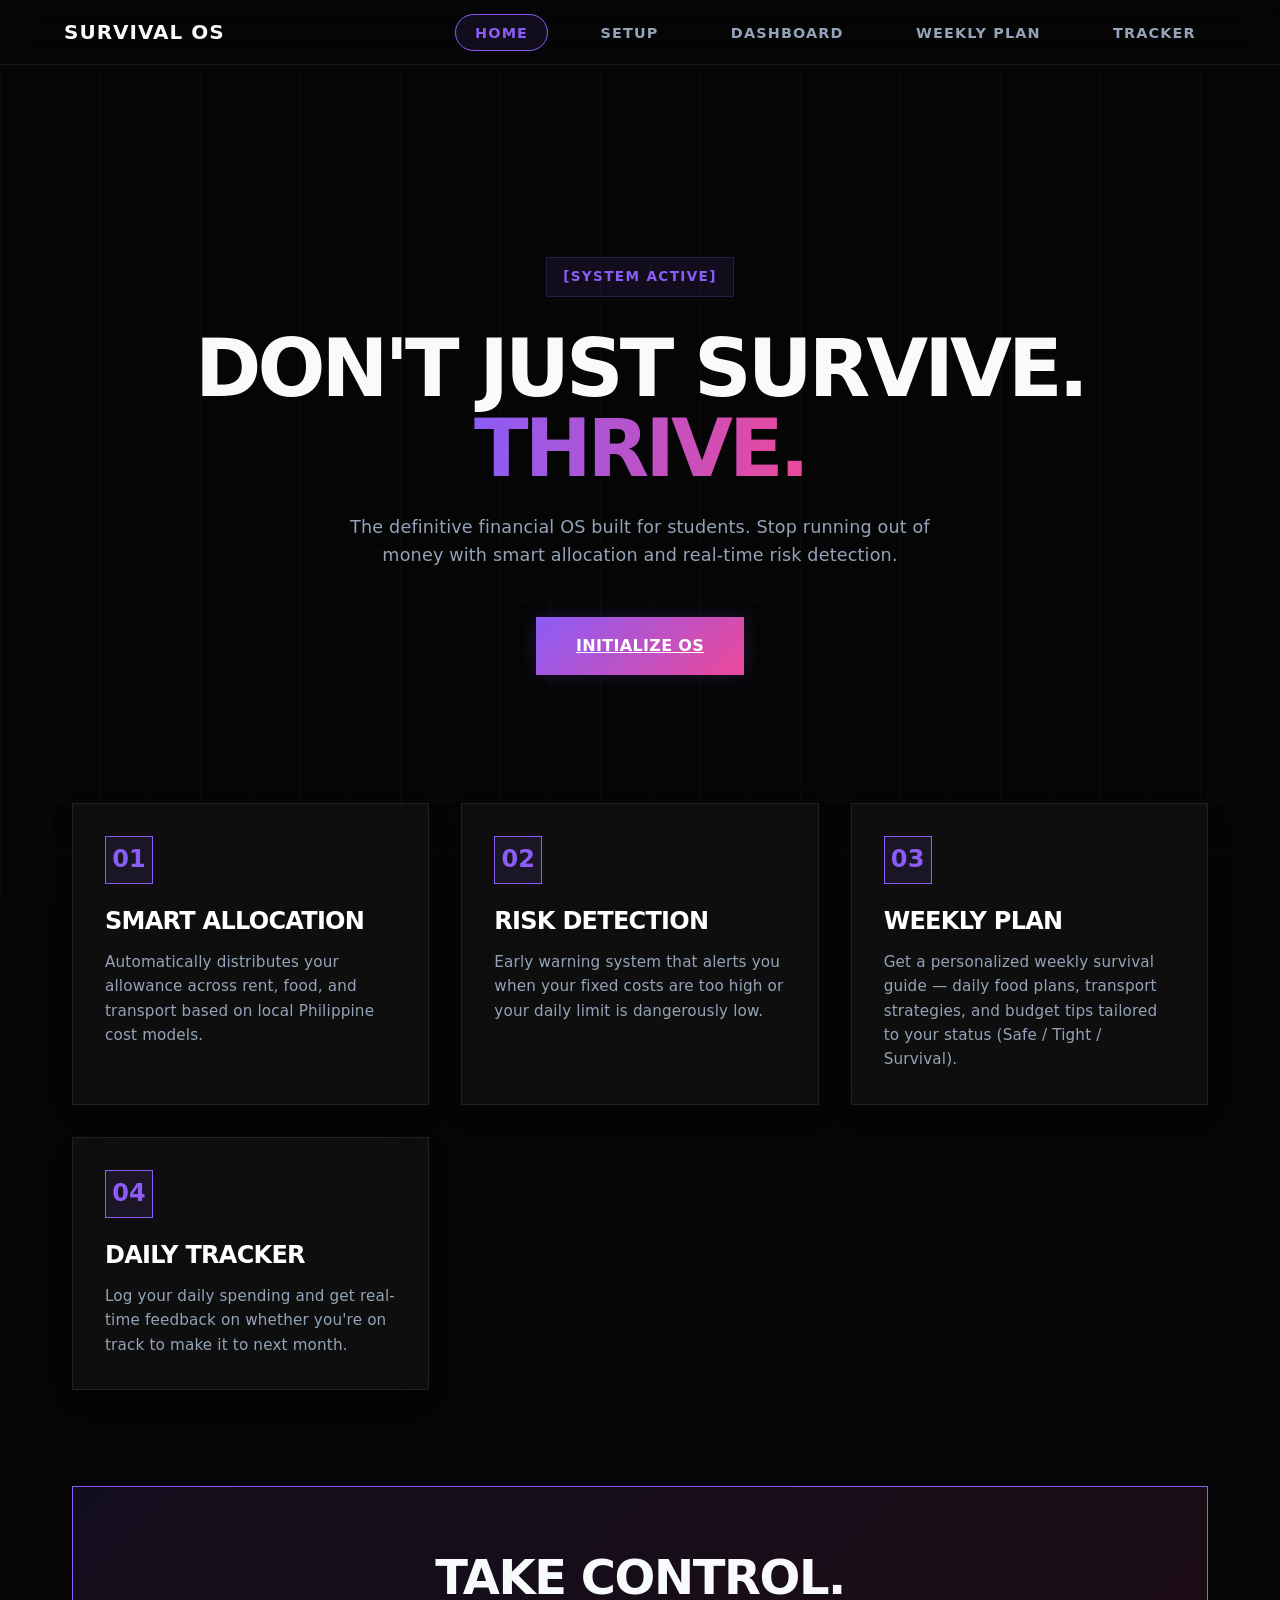
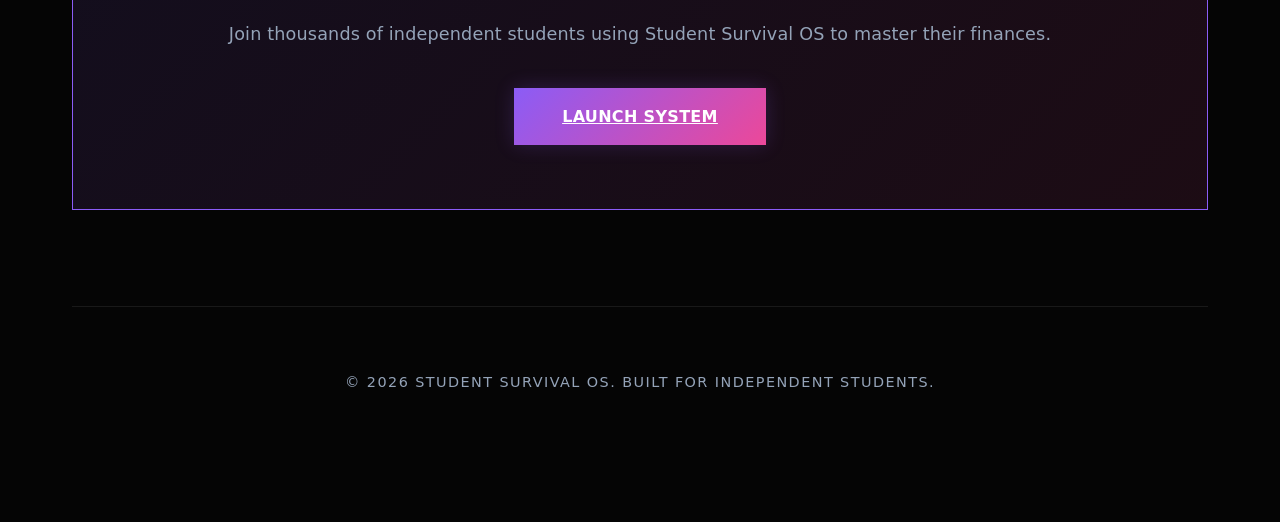
<file: index.html>
<!DOCTYPE html>
<html lang="en">

<head>
    <meta charset="UTF-8">
    <meta name="viewport" content="width=device-width, initial-scale=1.0">
    <title>Student Survival OS | Master Your Money</title>
    <link rel="stylesheet" href="css/styles.css">
    <style>
        .hero {
            padding: 8rem 0 4rem;
            text-align: center;
            position: relative;
        }

        .hero-badge {
            display: inline-flex;
            align-items: center;
            gap: 0.5rem;
            padding: 0.5rem 1rem;
            background: rgba(139, 92, 246, 0.1);
            border: 1px solid rgba(139, 92, 246, 0.2);
            color: var(--primary);
            font-size: 0.85rem;
            font-weight: 700;
            margin-bottom: 2rem;
            letter-spacing: 0.1em;
            text-transform: uppercase;
        }

        .hero h1 {
            font-size: 5rem;
            line-height: 1;
            margin-bottom: 1.5rem;
            letter-spacing: -0.05em;
            text-transform: uppercase;
        }

        .features-grid {
            display: grid;
            grid-template-columns: repeat(auto-fit, minmax(280px, 1fr));
            gap: 2rem;
            margin-top: 4rem;
        }

        .feature-card {
            text-align: left;
            padding: 2rem;
            border-radius: 0;
            border: 1px solid var(--border-glass);
        }

        .feature-icon {
            width: 48px;
            height: 48px;
            background: rgba(139, 92, 246, 0.1);
            display: flex;
            align-items: center;
            justify-content: center;
            margin-bottom: 1.5rem;
            color: var(--primary);
            font-weight: bold;
            font-size: 1.5rem;
            border: 1px solid var(--primary);
        }

        .feature-card h3 {
            font-size: 1.5rem;
            margin-bottom: 1rem;
            color: white;
            text-transform: uppercase;
        }

        .feature-card p {
            color: var(--text-muted);
            font-size: 0.95rem;
            line-height: 1.6;
        }

        .cta-section {
            margin: 6rem 0;
            padding: 4rem;
            background: linear-gradient(135deg, rgba(139, 92, 246, 0.1), rgba(236, 72, 153, 0.1));
            border: 1px solid var(--primary);
            text-align: center;
        }

        @media (max-width: 768px) {
            .hero h1 {
                font-size: 3rem;
            }
        }
    </style>
</head>

<body>
    <nav class="navbar">
        <div class="navbar-container">
            <a href="index.html" class="logo">
                <span>SURVIVAL OS</span>
            </a>

            <div class="navbar-toggle" id="navbarToggle">
                <span></span><span></span><span></span>
            </div>

            <ul class="navbar-menu" id="navbarMenu">
                <li><a href="index.html" class="nav-link active">Home</a></li>
                <li><a href="setup.html" class="nav-link">Setup</a></li>
                <li><a href="dashboard.html" class="nav-link">Dashboard</a></li>
                <li><a href="advice.html" class="nav-link">Weekly Plan</a></li>
                <li><a href="tracker.html" class="nav-link">Tracker</a></li>
            </ul>
        </div>
    </nav>

    <div class="container">
        <section class="hero">
            <div class="hero-badge">
                [SYSTEM ACTIVE]
            </div>
            <h1>Don't just survive.<br><span>Thrive.</span></h1>
            <p class="subtitle" style="margin-top: 1.5rem; max-width: 600px; margin-left: auto; margin-right: auto;">The definitive financial OS built for students. Stop
                running out of money with smart allocation and real-time risk detection.</p>

            <div style="margin-top: 3rem; display: flex; justify-content: center; gap: 1rem; flex-wrap: wrap;">
                <a href="setup.html" class="btn btn-primary" style="width: auto; padding: 1rem 2.5rem; border-radius: 0;">
                    INITIALIZE OS
                </a>
            </div>
        </section>

        <section id="features" class="features-grid">
            <div class="card feature-card glass">
                <div class="feature-icon">01</div>
                <h3>Smart Allocation</h3>
                <p>Automatically distributes your allowance across rent, food, and transport based on local Philippine
                    cost models.</p>
            </div>
            <div class="card feature-card glass">
                <div class="feature-icon">02</div>
                <h3>Risk Detection</h3>
                <p>Early warning system that alerts you when your fixed costs are too high or your daily limit is
                    dangerously low.</p>
            </div>
            <div class="card feature-card glass">
                <div class="feature-icon">03</div>
                <h3>Weekly Plan</h3>
                <p>Get a personalized weekly survival guide — daily food plans, transport strategies, and budget tips tailored to your status (Safe / Tight / Survival).</p>
            </div>
            <div class="card feature-card glass">
                <div class="feature-icon">04</div>
                <h3>Daily Tracker</h3>
                <p>Log your daily spending and get real-time feedback on whether you're on track to make it to next
                    month.</p>
            </div>
        </section>

        <section class="cta-section">
            <h2 style="font-size: 3rem; margin-bottom: 1rem; text-transform: uppercase;">Take Control.</h2>
            <p class="subtitle" style="margin-bottom: 2.5rem;">Join thousands of independent students using Student
                Survival OS to master their finances.</p>
            <a href="setup.html" class="btn btn-primary" style="width: auto; padding: 1rem 3rem; border-radius: 0;">
                LAUNCH SYSTEM
            </a>
        </section>

        <footer
            style="text-align: center; padding: 4rem 0; color: var(--text-muted); font-size: 0.9rem; border-top: 1px solid var(--border-glass); text-transform: uppercase; letter-spacing: 0.1em;">
            <p>&copy; 2026 Student Survival OS. Built for independent students.</p>
        </footer>
    </div>

    <script src="js/app.js"></script>
</body>

</html>
</file>
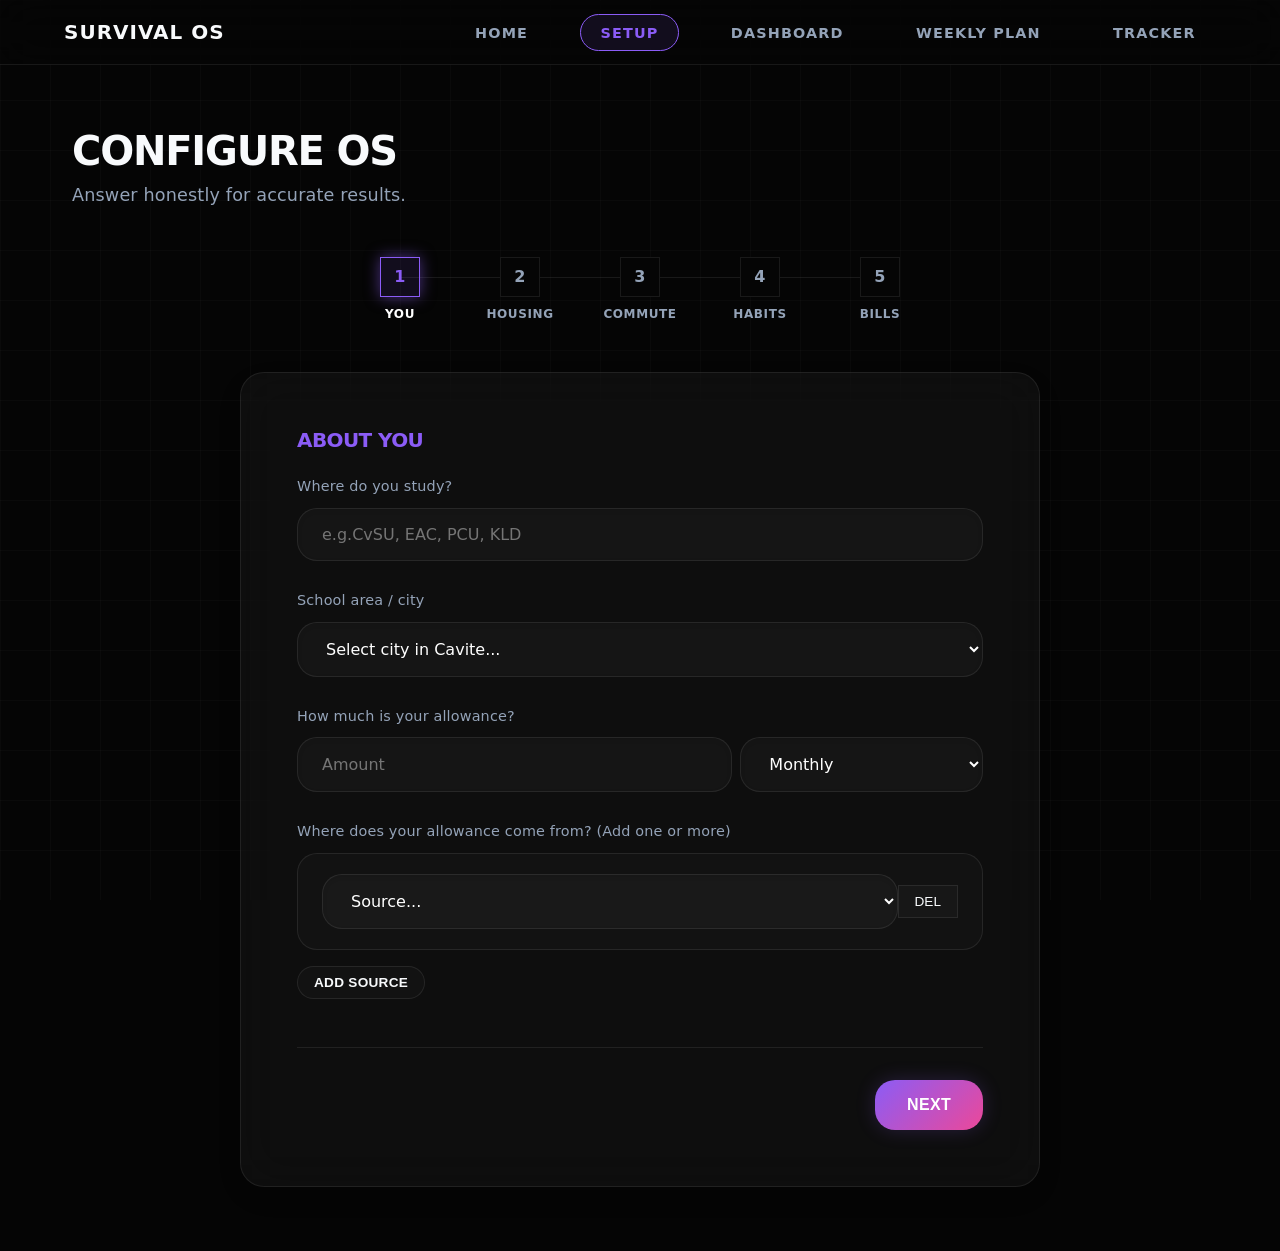
<file: setup.html>
<!DOCTYPE html>
<html lang="en">
<head>
    <meta charset="UTF-8">
    <meta name="viewport" content="width=device-width, initial-scale=1.0">
    <title>Setup | Student Survival OS</title>
    <link rel="stylesheet" href="css/styles.css">
</head>
<body>
    <nav class="navbar">
        <div class="navbar-container">
            <a href="index.html" class="logo"><span>SURVIVAL OS</span></a>
            <div class="navbar-toggle" id="navbarToggle">
                <span></span><span></span><span></span>
            </div>
            <ul class="navbar-menu" id="navbarMenu">
                <li><a href="index.html" class="nav-link">Home</a></li>
                <li><a href="setup.html" class="nav-link active">Setup</a></li>
                <li><a href="dashboard.html" class="nav-link">Dashboard</a></li>
                <li><a href="advice.html" class="nav-link">Weekly Plan</a></li>
                <li><a href="tracker.html" class="nav-link">Tracker</a></li>
            </ul>
        </div>
    </nav>

    <div class="container">
        <div class="header">
            <h1>CONFIGURE OS</h1>
            <p class="subtitle">Answer honestly for accurate results.</p>
        </div>

        <div class="stepper">
            <div class="step-item active" id="stepIndicator1">
                <div class="step-number">1</div>
                <div class="step-label">You</div>
            </div>
            <div class="step-item" id="stepIndicator2">
                <div class="step-number">2</div>
                <div class="step-label">Housing</div>
            </div>
            <div class="step-item" id="stepIndicator3">
                <div class="step-number">3</div>
                <div class="step-label">Commute</div>
            </div>
            <div class="step-item" id="stepIndicator4">
                <div class="step-number">4</div>
                <div class="step-label">Habits</div>
            </div>
            <div class="step-item" id="stepIndicator5">
                <div class="step-number">5</div>
                <div class="step-label">Bills</div>
            </div>
        </div>

        <form id="budgetForm" class="form-container multi-step-form">

            <!-- STEP 1: Identity & Income -->
            <div class="form-step active" id="step1">
                <div class="form-section">
                    <h2>ABOUT YOU</h2>

                    <div class="form-group">
                        <label for="schoolName">Where do you study?</label>
                        <input type="text" id="schoolName" placeholder="e.g.CvSU, EAC, PCU, KLD" required>
                    </div>

                    <div class="form-group">
                        <label for="schoolArea">School area / city</label>
                        <select id="schoolArea" required>
                            <option value="">Select city in Cavite...</option>
                            <option value="dasmarinas">Dasmariñas</option>
                            <option value="trece">Trece Martires</option>
                            <option value="silang">Silang</option>
                            <option value="general_trias">General Trias</option>
                            <option value="indang">Indang</option>
                            <option value="imus">Imus</option>
                            <option value="bacoor">Bacoor</option>
                            <option value="carmona">Carmona</option>
                        </select>
                    </div>

                    <div class="form-group">
                        <label for="allowance">How much is your allowance?</label>
                        <div style="display: flex; gap: 0.5rem;">
                            <input type="number" id="allowance" placeholder="Amount" style="flex: 2;" required>
                            <select id="allowanceFrequency" style="flex: 1;" required>
                                <option value="monthly">Monthly</option>
                                <option value="weekly">Weekly</option>
                                <option value="daily">Daily</option>
                            </select>
                        </div>
                    </div>

                    <div class="form-group">
                        <label>Where does your allowance come from? (Add one or more)</label>
                        <div id="allowanceList" class="item-list">
                            <div class="allowance-item item">
                                <div style="flex: 1; display: flex; gap: 0.5rem;">
                                    <select class="allowance-source" required style="width: 100%">
                                        <option value="">Source...</option>
                                        <option value="parents">Parents / Family (Regular)</option>
                                        <option value="parents_irregular">Parents / Family (Irregular / Delayed)</option>
                                        <option value="scholarship">Scholarship / Stipend</option>
                                        <option value="working">Working Student (Own income)</option>
                                        <option value="mixed">Mixed (Family + Side income)</option>
                                        <option value="other">Other</option>
                                    </select>
                                </div>
                                <button type="button" class="btn-small" onclick="removeAllowanceSource(this)">DEL</button>
                            </div>
                        </div>
                        <button type="button" class="btn btn-small" onclick="addAllowanceSource()" style="margin-top: 1rem;">ADD SOURCE</button>
                    </div>
                </div>
                <div class="step-actions">
                    <button type="button" class="btn btn-primary" onclick="nextStep(1)">NEXT</button>
                </div>
            </div>

            <!-- STEP 2: Housing -->
            <div class="form-step" id="step2">
                <div class="form-section">
                    <h2>HOUSING</h2>

                    <div class="form-group">
                        <label for="livingSetup">Living Setup</label>
                        <select id="livingSetup" required>
                            <option value="">Select setup...</option>
                            <option value="solo">Solo Room / Studio</option>
                            <option value="shared">Shared Room (2-4 people)</option>
                            <option value="bedspace">Bedspace</option>
                        </select>
                    </div>

                    <div class="form-group">
                        <label for="dormArea">Where is your dorm / boarding house?</label>
                        <input type="text" id="dormArea" placeholder="e.g. Sampaloc, Sta. Mesa, Taguig">
                    </div>

                    <div class="form-group">
                        <label for="rent">Monthly Rent (your share)</label>
                        <input type="number" id="rent" placeholder="Your personal share" required>
                    </div>

                    <div class="form-group">
                        <label>Utilities included in rent?</label>
                        <div style="display: flex; gap: 2rem; margin-top: 0.5rem;">
                            <label style="display: flex; align-items: center; gap: 0.5rem; cursor: pointer;">
                                <input type="radio" name="utilitiesIncluded" value="yes"> Yes
                            </label>
                            <label style="display: flex; align-items: center; gap: 0.5rem; cursor: pointer;">
                                <input type="radio" name="utilitiesIncluded" value="no" checked> No
                            </label>
                        </div>
                    </div>

                    <div id="utilitiesSection" style="display: grid; grid-template-columns: 1fr 1fr 1fr; gap: 1rem;">
                        <div class="form-group">
                            <label for="wifiCost">WiFi (your share)</label>
                            <input type="number" id="wifiCost" placeholder="0">
                        </div>
                        <div class="form-group">
                            <label for="electricityCost">Electricity (your share)</label>
                            <input type="number" id="electricityCost" placeholder="0">
                        </div>
                        <div class="form-group">
                            <label for="waterCost">Water (your share)</label>
                            <input type="number" id="waterCost" placeholder="0">
                        </div>
                    </div>
                </div>
                <div class="step-actions">
                    <button type="button" class="btn glass" onclick="prevStep(2)">PREV</button>
                    <button type="button" class="btn btn-primary" onclick="nextStep(2)">NEXT</button>
                </div>
            </div>

            <!-- STEP 3: Commute -->
            <div class="form-step" id="step3">
                <div class="form-section">
                    <h2>COMMUTE</h2>

                    <div class="form-group">
                        <div style="display: flex; justify-content: space-between;">
                            <label>Distance: Dorm to School</label>
                            <span id="setupDistanceValue" class="text-primary">2 km</span>
                        </div>
                        <input type="range" id="setupDistance" min="0" max="30" step="1" value="2" class="slider" oninput="document.getElementById('setupDistanceValue').textContent = this.value + ' km'">
                    </div>

                    <div class="form-group">
                        <label>How do you get to school? (Add all modes used)</label>
                        <div id="transportList" class="item-list">
                            <div class="transport-item item">
                                <div style="flex: 1; display: flex; gap: 0.5rem;">
                                    <select class="transport-type" required style="width: 60%">
                                        <option value="">Type...</option>
                                        <option value="walk">Walking</option>
                                        <option value="jeepney">Jeepney</option>
                                        <option value="tricycle">Tricycle</option>
                                        <option value="bus">Bus</option>
                                        <option value="uv_express">UV Express</option>
                                        <option value="motorcycle">Gas (Own vehicle)</option>
                                        <option value="ridehailing">Grab / Joyride</option>
                                        <option value="other">Other</option>
                                    </select>
                                    <input type="number" class="transport-cost" placeholder="Fare" min="0" style="width: 35%">
                                </div>
                                <div class="trip-type" style="display: flex; gap: 0.5rem; font-size: 0.8rem;">
                                    <label style="display: flex; align-items: center; gap: 2px;">
                                        <input type="radio" name="tripType" value="oneway"> 1-way
                                    </label>
                                    <label style="display: flex; align-items: center; gap: 2px;">
                                        <input type="radio" name="tripType" value="twoway" checked> 2-way
                                    </label>
                                </div>
                                <button type="button" class="btn-small" onclick="removeTransport(this)">DEL</button>
                            </div>
                        </div>
                        <button type="button" class="btn btn-small" onclick="addTransport()" style="margin-top: 1rem;">
                            ADD TRANSPORT
                        </button>
                    </div>

                    <div class="form-group">
                        <label for="commuteFrequency">How many days/week do you go to campus?</label>
                        <select id="commuteFrequency" required>
                            <option value="3">3 days</option>
                            <option value="4">4 days</option>
                            <option value="5" selected>5 days</option>
                            <option value="6">6 days</option>
                        </select>
                    </div>
                </div>
                <div class="step-actions">
                    <button type="button" class="btn glass" onclick="prevStep(3)">PREV</button>
                    <button type="button" class="btn btn-primary" onclick="nextStep(3)">NEXT</button>
                </div>
            </div>

            <!-- STEP 4: Habits -->
            <div class="form-step" id="step4">
                <div class="form-section">
                    <h2>FOOD & HABITS</h2>

                    <div class="form-group">
                        <label for="mealsPerDay">How many meals do you eat per day?</label>
                        <select id="mealsPerDay" required>
                            <option value="1">1 meal</option>
                            <option value="2">2 meals</option>
                            <option value="3" selected>3 meals</option>
                        </select>
                    </div>

                    <div class="form-group">
                        <label for="mealSource">Where do you usually eat?</label>
                        <select id="mealSource" required>
                            <option value="cook">I cook my own food</option>
                            <option value="canteen" selected>School canteen / Carinderia</option>
                            <option value="fastfood">Fast food (Jollibee, McDo)</option>
                            <option value="mixed">Mix of everything</option>
                        </select>
                    </div>

                    <div class="form-group">
                        <label for="snackDailyFrequency">How often do you buy snacks/drinks?</label>
                        <select id="snackDailyFrequency" required>
                            <option value="0">Almost never</option>
                            <option value="1" selected>1x a day</option>
                            <option value="2">2x a day</option>
                            <option value="3">3+ times a day</option>
                        </select>
                    </div>

                    <div class="form-group">
                        <label for="snackPriceRange">Typical snack spend per buy</label>
                        <select id="snackPriceRange" required>
                            <option value="15">Under ₱20 (Biscuit, street food)</option>
                            <option value="35" selected>₱20–₱50 (Sari-sari, drinks)</option>
                            <option value="75">₱50–₱100 (7-Eleven, milk tea)</option>
                            <option value="150">₱100+ (Cafe, frappe)</option>
                        </select>
                    </div>

                    <div class="form-group">
                        <label for="coffeeHabit">Coffee / Milk Tea habit</label>
                        <select id="coffeeHabit" required>
                            <option value="none" selected>None / Rarely</option>
                            <option value="weekly">About once a week</option>
                            <option value="frequent">3-5 times a week</option>
                        </select>
                    </div>

                    <div class="form-group">
                        <label for="leakageLevel">How often do you impulse-buy something "small lang naman"?</label>
                        <select id="leakageLevel" required>
                            <option value="0">Rarely — I stick to my plan</option>
                            <option value="0.1" selected>Sometimes — maybe a few times a week</option>
                            <option value="0.25">Often — almost every day</option>
                        </select>
                    </div>
                </div>
                <div class="step-actions">
                    <button type="button" class="btn glass" onclick="prevStep(4)">PREV</button>
                    <button type="button" class="btn btn-primary" onclick="nextStep(4)">NEXT</button>
                </div>
            </div>

            <!-- STEP 5: School & Subscriptions -->
            <div class="form-step" id="step5">
                <div class="form-section">
                    <h2>SCHOOL & SUBSCRIPTIONS</h2>

                    <div class="form-group">
                        <label for="schoolLoad">School Load</label>
                        <select id="schoolLoad" required>
                            <option value="light">Light — few subjects, minimal projects</option>
                            <option value="medium" selected>Medium — regular load</option>
                            <option value="heavy">Heavy — CS / Engineering / Thesis / Med</option>
                        </select>
                    </div>

                    <div class="form-group">
                        <label>Monthly School Expenses (estimate is fine)</label>
                        <div style="display: grid; grid-template-columns: 1fr 1fr; gap: 1rem;">
                            <input type="number" id="schoolOrgFees" placeholder="Org Fees">
                            <input type="number" id="schoolBooks" placeholder="Books / Prints">
                            <input type="number" id="schoolProjects" placeholder="Projects / Materials">
                            <input type="number" id="schoolOther" placeholder="Others">
                        </div>
                    </div>
                </div>

                <div class="form-section">
                    <h2>DIGITAL SUBSCRIPTIONS</h2>
                    <div class="form-group">
                        <div id="subscriptionList" class="item-list">
                            <div class="subscription-item item">
                                <input type="text" class="sub-name" placeholder="Name (e.g. Canva, Netflix)" style="flex: 2;">
                                <input type="number" class="sub-cost" placeholder="Monthly cost" style="flex: 1;">
                                <button type="button" class="btn-small" onclick="removeSubscription(this)">DEL</button>
                            </div>
                        </div>
                        <button type="button" class="btn btn-small" onclick="addSubscription()" style="margin-top: 1rem;">
                            ADD SUBSCRIPTION
                        </button>
                    </div>
                </div>

                <div class="step-actions">
                    <button type="button" class="btn glass" onclick="prevStep(5)">PREV</button>
                    <button type="submit" class="btn btn-primary">INITIALIZE OS</button>
                </div>
            </div>
        </form>
    </div>

    <script src="data/localCosts.js"></script>
    <script src="js/storage.js"></script>
    <script src="js/budgetEngine.js"></script>
    <script src="js/ui.js"></script>
    <script src="js/app.js"></script>
</body>
</html>
</file>
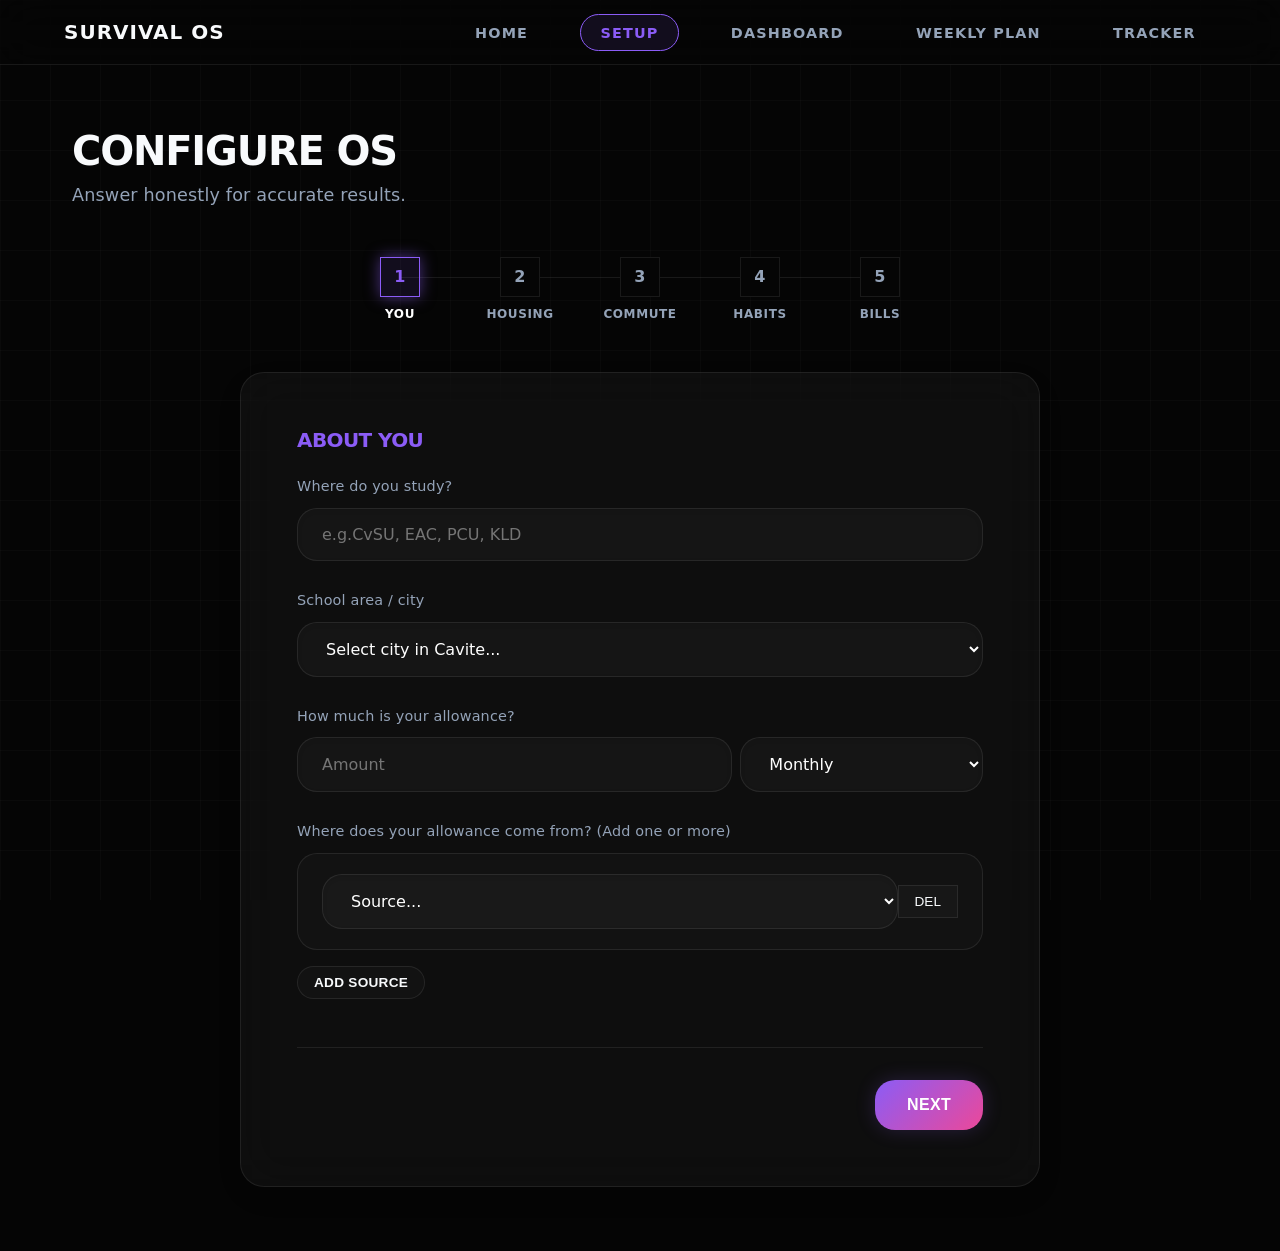
<file: tracker.html>
<!DOCTYPE html>
<html lang="en">
<head>
    <meta charset="UTF-8">
    <meta name="viewport" content="width=device-width, initial-scale=1.0">
    <title>Expense Tracker | Student Survival OS</title>
    <meta name="description" content="Log your daily spending and add income to track your real-time budget.">
    <link rel="stylesheet" href="css/styles.css">
    <style>
        .tracker-hero {
            grid-column: span 12;
            background: linear-gradient(135deg, rgba(16, 185, 129, 0.1), rgba(139, 92, 246, 0.1));
            display: flex;
            justify-content: space-between;
            align-items: center;
            padding: 2rem;
            flex-wrap: wrap;
            gap: 1.5rem;
        }

        .tracker-metric {
            display: flex;
            flex-direction: column;
            align-items: flex-start;
            gap: 0.25rem;
        }

        .tracker-hero .hero-value {
            font-size: 2.5rem;
        }

        .rating-pill {
            padding: 0.35rem 1rem;
            font-size: 0.85rem;
            font-weight: 800;
            text-transform: uppercase;
            letter-spacing: 0.08em;
        }

        .rating-pill.SAFE { background: rgba(16,185,129,0.12); color: #10b981; border: 1px solid rgba(16,185,129,0.25); }
        .rating-pill.TIGHT { background: rgba(245,158,11,0.12); color: #f59e0b; border: 1px solid rgba(245,158,11,0.25); }
        .rating-pill.SURVIVAL { background: rgba(239,68,68,0.12); color: #ef4444; border: 1px solid rgba(239,68,68,0.25); }

        .add-money-section {
            grid-column: span 5;
        }

        @media (max-width: 768px) {
            .add-money-section { grid-column: span 12; }
            .log-section { grid-column: span 12 !important; }
            .history-section { grid-column: span 12 !important; }
        }

        .tab-bar {
            display: flex;
            gap: 0;
            margin-bottom: 1.5rem;
            border: 1px solid var(--border-glass);
            overflow: hidden;
        }

        .tab-btn {
            flex: 1;
            padding: 0.75rem 1rem;
            background: transparent;
            border: none;
            border-right: 1px solid var(--border-glass);
            color: var(--text-muted);
            font-size: 0.85rem;
            font-weight: 600;
            cursor: pointer;
            text-transform: uppercase;
            letter-spacing: 0.05em;
            transition: var(--transition);
        }

        .tab-btn:last-child { border-right: none; }

        .tab-btn.active {
            background: rgba(139, 92, 246, 0.12);
            color: var(--primary);
        }

        .tab-btn:hover:not(.active) {
            background: rgba(255,255,255,0.04);
            color: var(--text-main);
        }

        .tab-panel { display: none; }
        .tab-panel.active { display: block; }

        .income-item {
            display: flex;
            justify-content: space-between;
            align-items: center;
            padding: 0.75rem 1rem;
            background: rgba(16, 185, 129, 0.05);
            border: 1px solid rgba(16, 185, 129, 0.15);
            margin-bottom: 0.5rem;
        }

        .income-item .amount {
            font-weight: 700;
            color: #10b981;
        }

        .expense-item-row {
            display: flex;
            justify-content: space-between;
            align-items: center;
            padding: 0.85rem 1rem;
            background: rgba(255,255,255,0.02);
            border: 1px solid var(--border-glass);
            margin-bottom: 0.4rem;
            transition: var(--transition);
        }

        .expense-item-row:hover { background: rgba(255,255,255,0.04); }

        .expense-cat-tag {
            font-size: 0.7rem;
            padding: 0.15rem 0.5rem;
            background: rgba(139,92,246,0.1);
            border: 1px solid rgba(139,92,246,0.2);
            color: var(--primary);
            font-weight: 600;
            text-transform: uppercase;
        }

        .delete-btn {
            background: transparent;
            border: none;
            color: var(--danger);
            cursor: pointer;
            font-size: 0.8rem;
            padding: 0.25rem 0.5rem;
            opacity: 0.5;
            transition: opacity 0.2s;
        }

        .delete-btn:hover { opacity: 1; }
    </style>
</head>
<body>
    <nav class="navbar">
        <div class="navbar-container">
            <a href="index.html" class="logo">
                <span>STUDENT SURVIVAL OS</span>
            </a>

            <div class="navbar-toggle" id="navbarToggle">
                <span></span><span></span><span></span>
            </div>

            <ul class="navbar-menu" id="navbarMenu">
                <li><a href="index.html" class="nav-link">Home</a></li>
                <li><a href="setup.html" class="nav-link">Setup</a></li>
                <li><a href="dashboard.html" class="nav-link">Dashboard</a></li>
                <li><a href="advice.html" class="nav-link">Weekly Plan</a></li>
                <li><a href="tracker.html" class="nav-link active">Tracker</a></li>
            </ul>
        </div>
    </nav>

    <div class="container">
        <div class="header">
            <h1>Stay on <span>Target</span></h1>
            <p class="subtitle">Log spending and income to see your real-time budget health.</p>
        </div>

        <div class="dashboard-grid">

            <!-- Hero Status Bar -->
            <div class="card tracker-hero">
                <div class="tracker-metric">
                    <div class="stat-label">Overall Budget</div>
                    <div class="hero-value" id="trackerOverallBudget">₱0</div>
                </div>
                <div class="tracker-metric">
                    <div class="stat-label">Remaining Budget</div>
                    <div class="hero-value" id="trackerRemainingBudget" style="color: var(--accent);">₱0</div>
                </div>
                <div class="tracker-metric">
                    <div class="stat-label">Status</div>
                    <div id="trackerRatingPill" class="rating-pill SAFE" style="margin-top: 0.4rem;">SAFE</div>
                </div>
                <div class="tracker-metric">
                    <div class="stat-label">Daily Limit</div>
                    <div class="hero-value" id="trackerDailyLimit" style="color: var(--primary);">₱0</div>
                </div>
                <div class="tracker-metric">
                    <div class="stat-label">Spent Today</div>
                    <div class="hero-value" id="trackerSpent" style="color: var(--secondary);">₱0</div>
                </div>
                <div class="tracker-metric">
                    <div class="stat-label">Left Today</div>
                    <div class="hero-value" id="trackerRemaining" style="color: var(--success);">₱0</div>
                </div>
            </div>

            <!-- AI Advisor Feedback -->
            <div id="trackerFeedback" class="card glass" style="grid-column: span 12; padding: 1rem 2rem; display: flex; align-items: center; justify-content: center; font-weight: 500;">
                <p id="trackerAdvisorMsg" style="margin: 0; line-height: 1.6;">Analyzing your spending patterns...</p>
            </div>

            <!-- Heatmap Calendar -->
            <div class="card" style="grid-column: span 12;">
                <h3 style="margin-bottom: 1.5rem; text-align: center;">EXPENSE ACTIVITY (THIS MONTH)</h3>
                <div class="heatmap-container">
                    <div class="heatmap-header">
                        <div>SUN</div><div>MON</div><div>TUE</div><div>WED</div><div>THU</div><div>FRI</div><div>SAT</div>
                    </div>
                    <div id="heatmapGrid" class="heatmap-grid"></div>
                </div>
            </div>

            <!-- Log Form (Tab: Expense / Add Money) -->
            <div class="card add-money-section">
                <div class="tab-bar">
                    <button class="tab-btn active" id="tabExpense" onclick="switchTrackerTab('expense')">Log Expense</button>
                    <button class="tab-btn" id="tabIncome" onclick="switchTrackerTab('income')">+ Add Money</button>
                </div>

                <!-- Expense Tab -->
                <div id="panelExpense" class="tab-panel active">
                    <div class="form-group">
                        <label>Date</label>
                        <input type="date" id="expenseDate">
                    </div>
                    <div class="form-group">
                        <label>Amount (₱)</label>
                        <input type="number" id="expenseAmount" placeholder="How much?" min="1">
                    </div>
                    <div class="form-group">
                        <label>Category</label>
                        <select id="expenseCategory">
                            <option value="Food">Food / Meal</option>
                            <option value="Transport">Transportation</option>
                            <option value="Snacks">Snacks / Drinks</option>
                            <option value="School">School Supply</option>
                            <option value="Personal">Personal / Hygiene</option>
                            <option value="Other">Miscellaneous</option>
                        </select>
                    </div>
                    <div class="form-group">
                        <label>Notes</label>
                        <input type="text" id="expenseNotes" placeholder="What was it for?">
                    </div>
                    <button onclick="logExpense()" class="btn btn-primary">Log Transaction</button>
                </div>

                <!-- Add Money Tab -->
                <div id="panelIncome" class="tab-panel">
                    <p style="font-size:0.85rem;color:var(--text-muted);margin-bottom:1.5rem;line-height:1.6;">
                        Received extra money? Add it here to update your overall and remaining budget.
                    </p>
                    <div class="form-group">
                        <label>Date</label>
                        <input type="date" id="incomeDate">
                    </div>
                    <div class="form-group">
                        <label>Amount (₱)</label>
                        <input type="number" id="incomeAmount" placeholder="e.g. 500" min="1">
                    </div>
                    <div class="form-group">
                        <label>Source</label>
                        <select id="incomeSource">
                            <option value="Allowance top-up">Allowance Top-up</option>
                            <option value="Part-time work">Part-time Work</option>
                            <option value="Gift">Gift / Cash from Family</option>
                            <option value="Scholarship">Scholarship / Stipend</option>
                            <option value="Other">Other</option>
                        </select>
                    </div>
                    <div class="form-group">
                        <label>Notes (optional)</label>
                        <input type="text" id="incomeNotes" placeholder="e.g. from mom, birthday gift">
                    </div>
                    <button onclick="logIncome()" class="btn btn-primary" style="background: linear-gradient(135deg, #10b981, #06b6d4);">
                        + Add to Budget
                    </button>

                    <!-- Income History -->
                    <div style="margin-top:1.5rem;">
                        <div class="stat-label" style="margin-bottom:0.75rem;">Income History</div>
                        <div id="incomeHistoryList">
                            <p style="font-size:0.85rem;color:var(--text-muted);">No income recorded yet.</p>
                        </div>
                    </div>
                </div>
            </div>

            <!-- Transaction History -->
            <div class="card" style="grid-column: span 7;" id="historyCard">
                <h3 style="margin-bottom: 1.5rem;">Transaction History</h3>
                <div id="expenseList" class="item-list">
                    <p class="subtitle">No transactions recorded for this date.</p>
                </div>
            </div>

        </div>
    </div>

    <script src="data/localCosts.js"></script>
    <script src="js/storage.js"></script>
    <script src="js/budgetEngine.js"></script>
    <script src="js/ui.js"></script>
    <script src="js/app.js"></script>
    <script>
        document.addEventListener('DOMContentLoaded', function () {
            const today = new Date().toISOString().split('T')[0];
            document.getElementById('expenseDate').value = today;
            document.getElementById('incomeDate').value = today;
        });

        function switchTrackerTab(tab) {
            document.getElementById('tabExpense').classList.toggle('active', tab === 'expense');
            document.getElementById('tabIncome').classList.toggle('active', tab === 'income');
            document.getElementById('panelExpense').classList.toggle('active', tab === 'expense');
            document.getElementById('panelIncome').classList.toggle('active', tab === 'income');
            if (tab === 'income') renderIncomeHistory();
        }

        function logIncome() {
            const dateInput = document.getElementById('incomeDate').value;
            const amountInput = parseFloat(document.getElementById('incomeAmount').value);
            const source = document.getElementById('incomeSource').value;
            const notes = document.getElementById('incomeNotes').value;

            if (!dateInput || isNaN(amountInput) || amountInput <= 0) {
                showTrackerFeedback('Please enter a valid date and amount.', 'danger');
                return;
            }

            Storage.addIncome({
                id: 'inc_' + Date.now(),
                date: dateInput,
                timestamp: new Date(dateInput).toISOString(),
                amount: amountInput,
                source: source,
                description: notes || source
            });

            document.getElementById('incomeAmount').value = '';
            document.getElementById('incomeNotes').value = '';

            showTrackerFeedback(`+₱${amountInput.toLocaleString()} added to your budget!`, 'success');
            renderIncomeHistory();

            if (typeof UI !== 'undefined' && UI.loadTracker) UI.loadTracker();
        }

        function renderIncomeHistory() {
            const container = document.getElementById('incomeHistoryList');
            const incomes = Storage.getIncomes();
            if (!incomes.length) {
                container.innerHTML = '<p style="font-size:0.85rem;color:var(--text-muted);">No income recorded yet.</p>';
                return;
            }
            container.innerHTML = '';
            [...incomes].reverse().forEach(inc => {
                const div = document.createElement('div');
                div.className = 'income-item';
                div.innerHTML = `
                    <div>
                        <div style="font-size:0.85rem;font-weight:600;">${inc.source}</div>
                        <div style="font-size:0.75rem;color:var(--text-muted);">${inc.description || ''} &middot; ${inc.date}</div>
                    </div>
                    <span class="amount">+₱${inc.amount.toLocaleString()}</span>
                `;
                container.appendChild(div);
            });
        }
    </script>
</body>
</html>
</file>
<file: css/styles.css>
@import url('https://fonts.googleapis.com/css2?family=Inter:wght@300;400;500;600;700;800&display=swap');

:root {
    --primary: #8b5cf6;
    --primary-glow: rgba(139, 92, 246, 0.5);
    --secondary: #ec4899;
    --accent: #06b6d4;
    --bg-dark: #050505;
    --bg-card: rgba(255, 255, 255, 0.04);
    --bg-glass: rgba(255, 255, 255, 0.02);
    --text-main: #f8fafc;
    --text-muted: #94a3b8;
    --border-glass: rgba(255, 255, 255, 0.08);

    --success: #10b981;
    --warning: #f59e0b;
    --danger: #ef4444;

    --radius-sm: 12px;
    --radius-md: 20px;
    --radius-lg: 24px;
    --radius-full: 9999px;

    --shadow-glass: 0 10px 30px rgba(0, 0, 0, 0.05);
    --shadow-glow: 0 0 20px rgba(139, 92, 246, 0.2);
    --shadow-lg: 0 15px 40px rgba(0, 0, 0, 0.2);

    --transition: all 0.3s cubic-bezier(0.25, 1, 0.5, 1);
}

* {
    margin: 0;
    padding: 0;
    box-sizing: border-box;
}

body {
    font-family: system-ui, -apple-system, BlinkMacSystemFont, 'Segoe UI', Roboto, Oxygen, Ubuntu, Cantarell, 'Open Sans', 'Helvetica Neue', sans-serif;
    background-color: var(--bg-dark);
    background-image:
        linear-gradient(rgba(255, 255, 255, 0.02) 1px, transparent 1px),
        linear-gradient(90deg, rgba(255, 255, 255, 0.02) 1px, transparent 1px);
    background-size: 50px 50px;
    background-attachment: fixed;
    color: var(--text-main);
    line-height: 1.6;
    min-height: 100vh;
    overflow-x: hidden;
    letter-spacing: 0.01em;
}

/* Typography */
h1,
h2,
h3,
h4 {
    font-weight: 700;
    line-height: 1.1;
    letter-spacing: -0.03em;
}

h1 span {
    background: linear-gradient(to right, var(--primary), var(--secondary));
    -webkit-background-clip: text;
    -webkit-text-fill-color: transparent;
}

.subtitle {
    color: var(--text-muted);
    font-size: 1.1rem;
}

.text-primary {
    color: var(--primary);
    font-weight: 700;
}

.text-secondary {
    color: var(--secondary);
    font-weight: 700;
}

.text-accent {
    color: var(--accent);
    font-weight: 700;
}

/* Glassmorphism Utility */
.glass {
    background: var(--bg-card);
    backdrop-filter: blur(24px);
    -webkit-backdrop-filter: blur(24px);
    border: 1px solid var(--border-glass);
    border-radius: var(--radius-lg);
    box-shadow: var(--shadow-glass);
}

/* Navbar */
.navbar {
    position: sticky;
    top: 0;
    z-index: 50;
    background: rgba(5, 5, 5, 0.6);
    backdrop-filter: blur(20px);
    -webkit-backdrop-filter: blur(20px);
    border-bottom: 1px solid var(--border-glass);
}

.navbar-container {
    max-width: 1200px;
    margin: 0 auto;
    padding: 1rem 1.5rem;
    display: flex;
    justify-content: space-between;
    align-items: center;
}

.logo {
    display: flex;
    align-items: center;
    gap: 0.5rem;
    font-weight: 800;
    font-size: 1.25rem;
    color: var(--text-main);
    text-decoration: none;
    letter-spacing: 0.05em;
}

.navbar-menu {
    display: flex;
    gap: 2rem;
    list-style: none;
}

.nav-link {
    color: var(--text-muted);
    text-decoration: none;
    font-size: 0.9rem;
    font-weight: 600;
    text-transform: uppercase;
    letter-spacing: 0.08em;
    padding: 0.6rem 1.2rem;
    transition: var(--transition);
    border: 1px solid transparent;
    border-radius: var(--radius-md);
}

.nav-link:hover {
    color: rgb(196, 14, 141);
    border-color: var(--border-glass);
    background: var(--bg-glass);
}

.nav-link.active {
    color: var(--primary);
    border-color: var(--primary);
    background: rgba(139, 92, 246, 0.1);
}

/* Container */
.container {
    max-width: 1200px;
    margin: 0 auto;
    padding: 4rem 2rem;
    animation: fadeIn 0.8s ease-out;
}

@keyframes fadeIn {
    from {
        opacity: 0;
        transform: translateY(10px);
    }

    to {
        opacity: 1;
        transform: translateY(0);
    }
}

/* Header */
.header {
    margin-bottom: 3rem;
}

.header h1 {
    font-size: 2.5rem;
    margin-bottom: 0.5rem;
}

.field-example {
    font-size: 0.75rem;
    color: var(--text-muted);
    margin-top: 0.4rem;
    font-style: italic;
}

.input-with-label {
    display: flex;
    flex-direction: column;
    gap: 0.3rem;
}

.input-with-label span {
    font-size: 0.7rem;
    color: var(--text-muted);
    font-weight: 500;
}

/* Ensure sliders look premium */
.slider {
    -webkit-appearance: none;
    width: 100%;
    height: 6px;
    background: rgba(255, 255, 255, 0.1);
    border-radius: 5px;
    outline: none;
    margin: 1.5rem 0;
}

.slider::-webkit-slider-thumb {
    -webkit-appearance: none;
    appearance: none;
    width: 20px;
    height: 20px;
    background: var(--primary);
    border-radius: 50%;
    cursor: pointer;
    box-shadow: 0 0 10px var(--primary);
}

/* Multi-Step Form */
.stepper {
    display: flex;
    justify-content: space-between;
    align-items: center;
    max-width: 600px;
    margin: 0 auto 3rem;
    position: relative;
}

.stepper::before {
    content: '';
    position: absolute;
    top: 20px;
    left: 10%;
    right: 10%;
    height: 1px;
    background: var(--border-glass);
    z-index: 1;
}

.step-item {
    position: relative;
    z-index: 2;
    display: flex;
    flex-direction: column;
    align-items: center;
    gap: 0.5rem;
    width: 25%;
}

.step-number {
    width: 40px;
    height: 40px;
    background: var(--bg-dark);
    border: 1px solid var(--border-glass);
    display: flex;
    align-items: center;
    justify-content: center;
    font-weight: 700;
    color: var(--text-muted);
    transition: var(--transition);
}

.step-label {
    font-size: 0.75rem;
    font-weight: 600;
    color: var(--text-muted);
    text-transform: uppercase;
    letter-spacing: 0.05em;
}

.step-item.active .step-number {
    border-color: var(--primary);
    color: var(--primary);
    background: rgba(139, 92, 246, 0.1);
    box-shadow: 0 0 15px var(--primary-glow);
}

.step-item.active .step-label {
    color: white;
}

.step-item.completed .step-number {
    background: var(--primary);
    border-color: var(--primary);
    color: white;
}

.form-step {
    display: none;
}

.form-step.active {
    display: block;
    animation: stepFadeIn 0.4s ease-out;
}

@keyframes stepFadeIn {
    from {
        opacity: 0;
        transform: translateY(10px);
    }

    to {
        opacity: 1;
        transform: translateY(0);
    }
}

.step-actions {
    display: flex;
    justify-content: flex-end;
    gap: 1rem;
    margin-top: 2rem;
    padding-top: 2rem;
    border-top: 1px solid var(--border-glass);
}

.step-actions .btn {
    width: auto;
}

/* Forms */
.form-container {
    background: var(--bg-card);
    backdrop-filter: blur(24px);
    -webkit-backdrop-filter: blur(24px);
    border: 1px solid var(--border-glass);
    border-radius: var(--radius-lg);
    box-shadow: var(--shadow-glass);
    padding: 3.5rem;
    max-width: 800px;
    margin: 0 auto;
}

/* Heatmap Calendar */
.heatmap-container {
    display: flex;
    flex-direction: column;
    align-items: center;
    gap: 0.5rem;
    overflow-x: auto;
    padding-bottom: 0.5rem;
}

.heatmap-grid {
    display: grid;
    grid-template-columns: repeat(7, 44px);
    gap: 8px;
    justify-content: center;
}

.heatmap-header {
    display: grid;
    grid-template-columns: repeat(7, 44px);
    gap: 8px;
    text-align: center;
    font-size: 0.75rem;
    color: var(--text-muted);
    font-weight: 600;
    margin-bottom: 0.5rem;
    justify-content: center;
}

.heatmap-cell {
    width: 44px;
    height: 44px;
    border-radius: 8px;
    border: 1px solid rgba(255, 255, 255, 0.08);
    color: transparent;
    transition: var(--transition);
    cursor: pointer;
    position: relative;
    background: rgba(255, 255, 255, 0.02);
}

.heatmap-cell:hover {
    border-color: rgba(255, 255, 255, 0.5);
    z-index: 10;
}

/* Heat Tiers (Green Scale like GitHub Dark Mode) */
.heat-0 {
    background: #161b22;
}

.heat-1 {
    background: #0e4429;
}

.heat-2 {
    background: #006d32;
}

.heat-3 {
    background: #26a641;
}

.heat-4 {
    background: #39d353;
}

/* Dark Green */

/* Heatmap Tooltip */
.heatmap-cell::after {
    content: attr(data-tooltip);
    position: absolute;
    bottom: 110%;
    left: 50%;
    transform: translateX(-50%);
    background: var(--bg-card);
    backdrop-filter: blur(16px);
    -webkit-backdrop-filter: blur(16px);
    border: 1px solid var(--border-glass);
    color: var(--text-main);
    padding: 0.4rem 0.75rem;
    border-radius: var(--radius-sm);
    font-size: 0.75rem;
    font-weight: 500;
    white-space: nowrap;
    opacity: 0;
    pointer-events: none;
    transition: all 0.2s cubic-bezier(0.25, 1, 0.5, 1);
    box-shadow: var(--shadow-lg);
    z-index: 20;
}

.heatmap-cell:hover::after {
    opacity: 1;
    bottom: 125%;
}

.form-section {
    margin-bottom: 3rem;
}

.form-section h2 {
    font-size: 1.25rem;
    font-weight: 700;
    margin-bottom: 1.5rem;
    display: flex;
    align-items: center;
    gap: 0.75rem;
    color: var(--primary);
}

.form-group {
    margin-bottom: 1.75rem;
}

.form-group label {
    display: block;
    margin-bottom: 0.6rem;
    font-weight: 500;
    font-size: 0.9rem;
    color: var(--text-muted);
}

.form-group input,
.form-group select,
.form-group textarea {
    width: 100%;
    background: rgba(255, 255, 255, 0.03);
    border: 1px solid var(--border-glass);
    border-radius: var(--radius-md);
    padding: 1rem 1.5rem;
    color: white;
    font-size: 1rem;
    font-family: inherit;
    transition: var(--transition);
    box-shadow: inset 0 2px 4px rgba(0, 0, 0, 0.1);
}

.form-group input:focus,
.form-group select:focus,
.form-group textarea:focus {
    outline: none;
    border-color: var(--primary);
    background: rgba(15, 23, 42, 0.8);
    box-shadow: 0 0 0 4px var(--primary-glow);
}

/* Buttons */
.btn {
    display: inline-flex;
    align-items: center;
    justify-content: center;
    padding: 1rem 2rem;
    border-radius: var(--radius-md);
    font-weight: 600;
    font-size: 1rem;
    letter-spacing: 0.02em;
    cursor: pointer;
    transition: var(--transition);
    border: 1px solid var(--border-glass);
    gap: 0.75rem;
}

.btn-primary {
    background: linear-gradient(135deg, var(--primary), var(--secondary));
    color: white;
    width: 100%;
    border: none;
    box-shadow: var(--shadow-glow);
}

.btn-primary:hover {
    transform: translateY(-2px) scale(1.01);
    box-shadow: 0 15px 30px rgba(139, 92, 246, 0.3);
    filter: brightness(1.1);
}

.btn-small {
    padding: 0.5rem 1rem;
    font-size: 0.85rem;
    background: var(--bg-glass);
    color: var(--text-main);
    border: 1px solid var(--border-glass);
}

.btn-small:hover {
    background: rgba(255, 255, 255, 0.1);
}

/* Cards & Dashboard */
.dashboard-grid {
    display: grid;
    grid-template-columns: repeat(12, 1fr);
    gap: 2rem;
}

.card {
    background: var(--bg-card);
    backdrop-filter: blur(24px);
    -webkit-backdrop-filter: blur(24px);
    border: 1px solid var(--border-glass);
    border-radius: var(--radius-lg);
    padding: 2.5rem;
    box-shadow: var(--shadow-glass);
    transition: var(--transition);
}

.card:hover {
    border-color: rgba(255, 255, 255, 0.15);
    transform: translateY(-4px);
    box-shadow: var(--shadow-lg);
}

.card-hero {
    grid-column: span 12;
    background: linear-gradient(135deg, rgba(139, 92, 246, 0.2), rgba(236, 72, 153, 0.2));
    display: flex;
    justify-content: space-between;
    align-items: center;
}

.hero-value {
    font-size: 4rem;
    font-weight: 700;
    letter-spacing: -0.04em;
    margin: 0.75rem 0;
}

.card-stat {
    grid-column: span 4;
}

@media (max-width: 992px) {
    .card-stat {
        grid-column: span 6;
    }
}

@media (max-width: 640px) {
    .card-stat {
        grid-column: span 12;
    }
}

.stat-label {
    color: var(--text-muted);
    font-size: 0.85rem;
    font-weight: 600;
    text-transform: uppercase;
    letter-spacing: 0.05em;
}

.stat-value {
    font-size: 1.75rem;
    font-weight: 700;
    margin-top: 0.25rem;
}

/* Progress Bars */
.progress-container {
    height: 8px;
    background: rgba(255, 255, 255, 0.05);
    border-radius: 4px;
    margin: 1rem 0;
    overflow: hidden;
}

.progress-bar {
    height: 100%;
    background: linear-gradient(90deg, var(--primary), var(--secondary));
    border-radius: 4px;
    transition: width 1s ease-in-out;
}

/* Lists & Items */
.item-list {
    display: flex;
    flex-direction: column;
    gap: 0.75rem;
}

.item {
    display: flex;
    justify-content: space-between;
    align-items: center;
    padding: 1.25rem 1.5rem;
    background: rgba(255, 255, 255, 0.02);
    border: 1px solid var(--border-glass);
    border-radius: var(--radius-md);
    transition: var(--transition);
}

.item:hover {
    background: rgba(255, 255, 255, 0.04);
    transform: translateX(4px);
}

.item-name {
    font-weight: 500;
}

.item-value {
    font-weight: 700;
    color: var(--primary);
}

/* Risk Indicators */
.risk-badge {
    padding: 0.4rem 1rem;
    border-radius: 99px;
    font-size: 0.85rem;
    font-weight: 700;
    text-transform: uppercase;
}

.risk-SAFE {
    background: rgba(16, 185, 129, 0.1);
    color: #10b981;
    border: 1px solid rgba(16, 185, 129, 0.2);
}

.risk-WARNING {
    background: rgba(245, 158, 11, 0.1);
    color: #f59e0b;
    border: 1px solid rgba(245, 158, 11, 0.2);
}

.risk-DANGER {
    background: rgba(239, 68, 68, 0.1);
    color: #ef4444;
    border: 1px solid rgba(239, 68, 68, 0.2);
}

/* Custom Scrollbar */
::-webkit-scrollbar {
    width: 8px;
}

::-webkit-scrollbar-track {
    background: var(--bg-dark);
}

::-webkit-scrollbar-thumb {
    background: var(--bg-card);
    border-radius: 4px;
}

::-webkit-scrollbar-thumb:hover {
    background: #334155;
}

/* Mobile Toggles */
.navbar-toggle {
    display: none;
    flex-direction: column;
    gap: 4px;
    cursor: pointer;
}

.navbar-toggle span {
    width: 24px;
    height: 2px;
    background: white;
    border-radius: 2px;
}

@media (max-width: 768px) {
    .navbar-toggle {
        display: flex;
    }

    .navbar-menu {
        position: fixed;
        top: 80px;
        left: 0;
        right: 0;
        background: var(--bg-dark);
        flex-direction: column;
        padding: 1rem;
        border-bottom: 1px solid var(--border-glass);
        transform: translateY(-150%);
        transition: transform 0.3s ease;
    }

    .navbar-menu.active {
        transform: translateY(0);
    }
}


.slider {
    width: 100%;
    height: 6px;
    background: rgba(255, 255, 255, 0.1);
    border-radius: 3px;
    outline: none;
    -webkit-appearance: none;
}

.slider::-webkit-slider-thumb {
    -webkit-appearance: none;
    width: 20px;
    height: 20px;
    background: white;
    border: 3px solid var(--primary);
    border-radius: 50%;
    cursor: pointer;
    box-shadow: 0 0 10px var(--primary-glow);
}

/* Animations */
.animate-pulse-slow {
    animation: pulse 4s cubic-bezier(0.4, 0, 0.6, 1) infinite;
}

@keyframes pulse {

    0%,
    100% {
        opacity: 1;
    }

    50% {
        opacity: .7;
    }
}

.rating-SAFE {
    color: #10b981;
}

.rating-TIGHT {
    color: #f59e0b;
}

.rating-SURVIVAL {
    color: #ef4444;
}

.rating-label-block {
    padding: 0.5rem 1.25rem;
    font-size: 1.5rem;
    font-weight: 800;
    letter-spacing: 0.05em;
    text-transform: uppercase;
    display: inline-block;
    margin: 0.5rem 0;
}

.rating-SAFE-block {
    background: rgba(16, 185, 129, 0.1);
    color: #10b981;
    border: 1px solid rgba(16, 185, 129, 0.25);
}

.rating-TIGHT-block {
    background: rgba(245, 158, 11, 0.1);
    color: #f59e0b;
    border: 1px solid rgba(245, 158, 11, 0.25);
}

.rating-SURVIVAL-block {
    background: rgba(239, 68, 68, 0.1);
    color: #ef4444;
    border: 1px solid rgba(239, 68, 68, 0.25);
}

/* ─── Dashboard Advisor Card ─── */
.advisor-card {
    grid-column: span 12;
    padding: 2.5rem;
    display: flex;
    align-items: flex-start;
    gap: 1.5rem;
    border-left: 4px solid var(--primary);
    border-radius: var(--radius-lg);
    background: var(--bg-card);
    backdrop-filter: blur(24px);
    -webkit-backdrop-filter: blur(24px);
    box-shadow: var(--shadow-glass);
}


.advice-item {
    font-size: 0.9rem;
    padding: 0.75rem 1rem;
    margin-bottom: 0.5rem;
    border-left: 3px solid var(--border-glass);
    background: rgba(255, 255, 255, 0.02);
    color: var(--text-main);
    line-height: 1.6;
}

.expense-item-row {
    display: flex;
    justify-content: space-between;
    align-items: center;
    padding: 1.25rem 1.5rem;
    background: rgba(255, 255, 255, 0.02);
    border: 1px solid var(--border-glass);
    border-radius: var(--radius-md);
    margin-bottom: 0.6rem;
    transition: var(--transition);
}

.expense-item-row:hover {
    background: rgba(255, 255, 255, 0.04);
    transform: scale(1.01);
}

.expense-cat-tag {
    font-size: 0.7rem;
    padding: 0.15rem 0.5rem;
    background: rgba(139, 92, 246, 0.1);
    border: 1px solid rgba(139, 92, 246, 0.2);
    color: var(--primary);
    font-weight: 600;
    text-transform: uppercase;
}

.delete-btn {
    background: transparent;
    border: none;
    color: var(--danger);
    cursor: pointer;
    font-size: 0.8rem;
    padding: 0.25rem 0.5rem;
    opacity: 0.5;
    transition: opacity 0.2s;
}

.delete-btn:hover {
    opacity: 1;
}


.income-item {
    display: flex;
    justify-content: space-between;
    align-items: center;
    padding: 1.25rem 1.5rem;
    background: rgba(16, 185, 129, 0.05);
    border: 1px solid rgba(16, 185, 129, 0.15);
    border-radius: var(--radius-md);
    margin-bottom: 0.6rem;
}

.income-item .amount {
    font-weight: 700;
    color: #10b981;
}

/* ─── Tracker Rating Pill ─── */
.rating-pill {
    padding: 0.35rem 1rem;
    font-size: 0.85rem;
    font-weight: 800;
    text-transform: uppercase;
    letter-spacing: 0.08em;
    display: inline-block;
}

.rating-pill.SAFE {
    background: rgba(16, 185, 129, 0.12);
    color: #10b981;
    border: 1px solid rgba(16, 185, 129, 0.25);
}

.rating-pill.TIGHT {
    background: rgba(245, 158, 11, 0.12);
    color: #f59e0b;
    border: 1px solid rgba(245, 158, 11, 0.25);
}

.rating-pill.SURVIVAL {
    background: rgba(239, 68, 68, 0.12);
    color: #ef4444;
    border: 1px solid rgba(239, 68, 68, 0.25);
}
</file>
